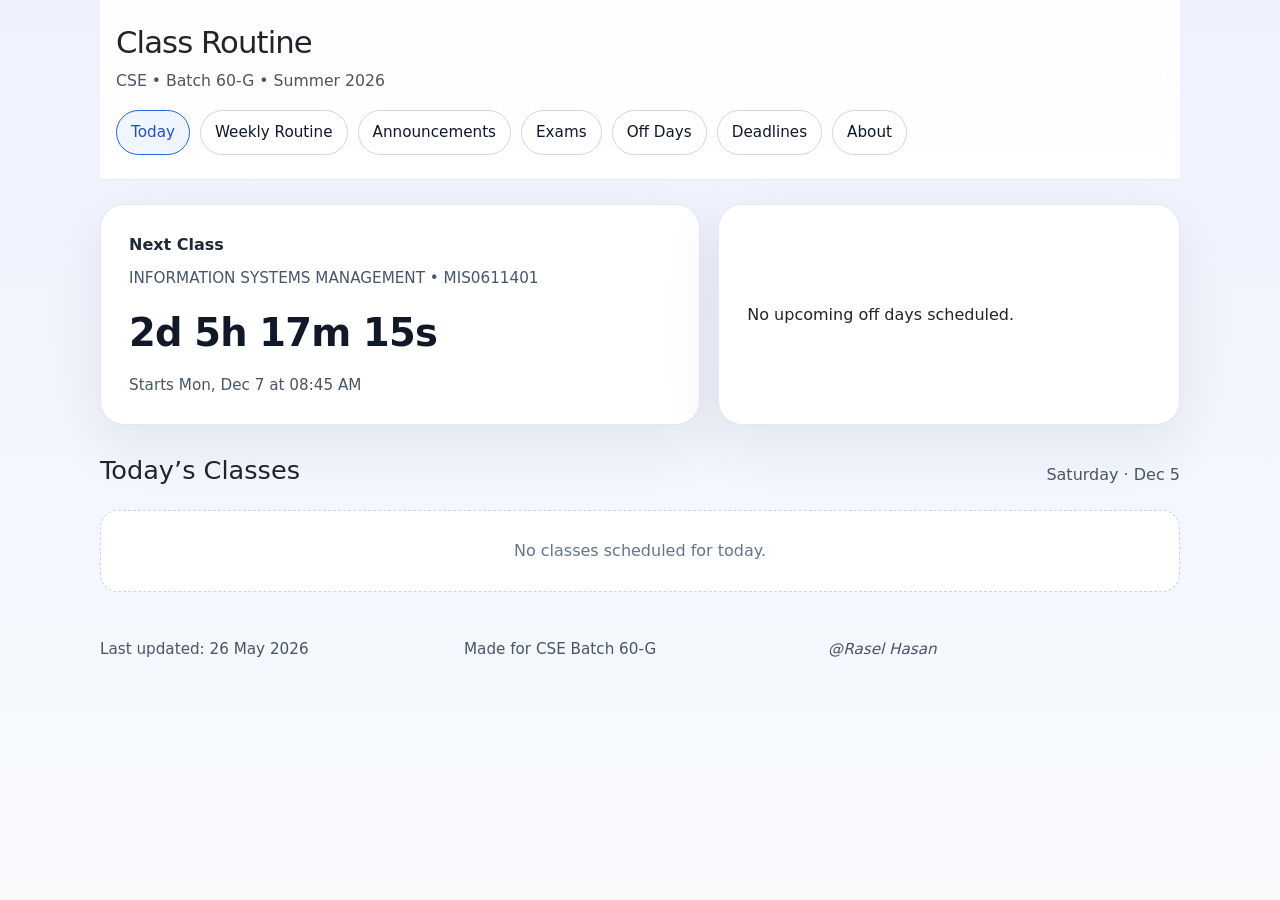
<file: index.html>
<!doctype html>
<html lang="en">

<head>
  <meta charset="UTF-8" />
  <meta name="viewport" content="width=device-width, initial-scale=1.0" />
  <link rel="stylesheet" href="style.css" />
  <link href="https://cdn.jsdelivr.net/npm/bootstrap@5.3.8/dist/css/bootstrap.min.css" rel="stylesheet" integrity="sha384-sRIl4kxILFvY47J16cr9ZwB07vP4J8+LH7qKQnuqkuIAvNWLzeN8tE5YBujZqJLB" crossorigin="anonymous" />
  <title>Maselion</title>
</head>
<body>
  <header class="site-header">
      <h1 class="site-title">Class Routine</h1>
      <p class="site-subtitle">CSE • Batch 60-G • Summer 2026</p>

      <nav class="top-nav" aria-label="Primary">
        <a href="index.html">Today</a>
        <a href="weekly.html">Weekly Routine</a>
        <a href="announcements.html">Announcements</a>
        <a href="exams.html">Exams</a>
        <a href="offdays.html">Off Days</a>
        <a href="deadlines.html">Deadlines</a>
        <a href="about.html">About</a>
      </nav>
    </header>


  <main class="page">
    <section class="hero">
      <div id="countdown" class="countdown-card">Calculating next class...</div>
      <div id="holiday-countdown" class="countdown-card"></div>
    </section>

    <section class="today">
      <div class="today-header">
        <h2>Today’s Classes</h2>
        <span class="today-date" id="todayDate"></span>
      </div>
      <div class="class-list"></div>
    </section>
  </main>

  <footer>
    <p>Last updated: 26 May 2026</p>
    <p>Made for CSE Batch 60-G</p>
    <p><i> @Rasel Hasan</i></p>
  </footer>

  <script src="https://cdn.jsdelivr.net/npm/bootstrap@5.3.8/dist/js/bootstrap.bundle.min.js" integrity="sha384-FKyoEForCGlyvwx9Hj09JcYn3nv7wiPVlz7YYwJrWVcXK/BmnVDxM+D2scQbITxI" crossorigin="anonymous"></script>
  <script type="module" src="script.js"></script>

  <!-- <script>
    if ("serviceWorker" in navigator) {
      window.addEventListener("load", () => {
        navigator.serviceWorker
          .register("./sw.js")
          .then((reg) => console.log("Service Worker registered!", reg))
          .catch((err) => console.log("Registration failed:", err));
      });
    }
  </script> -->
</body>

</html>
</file>
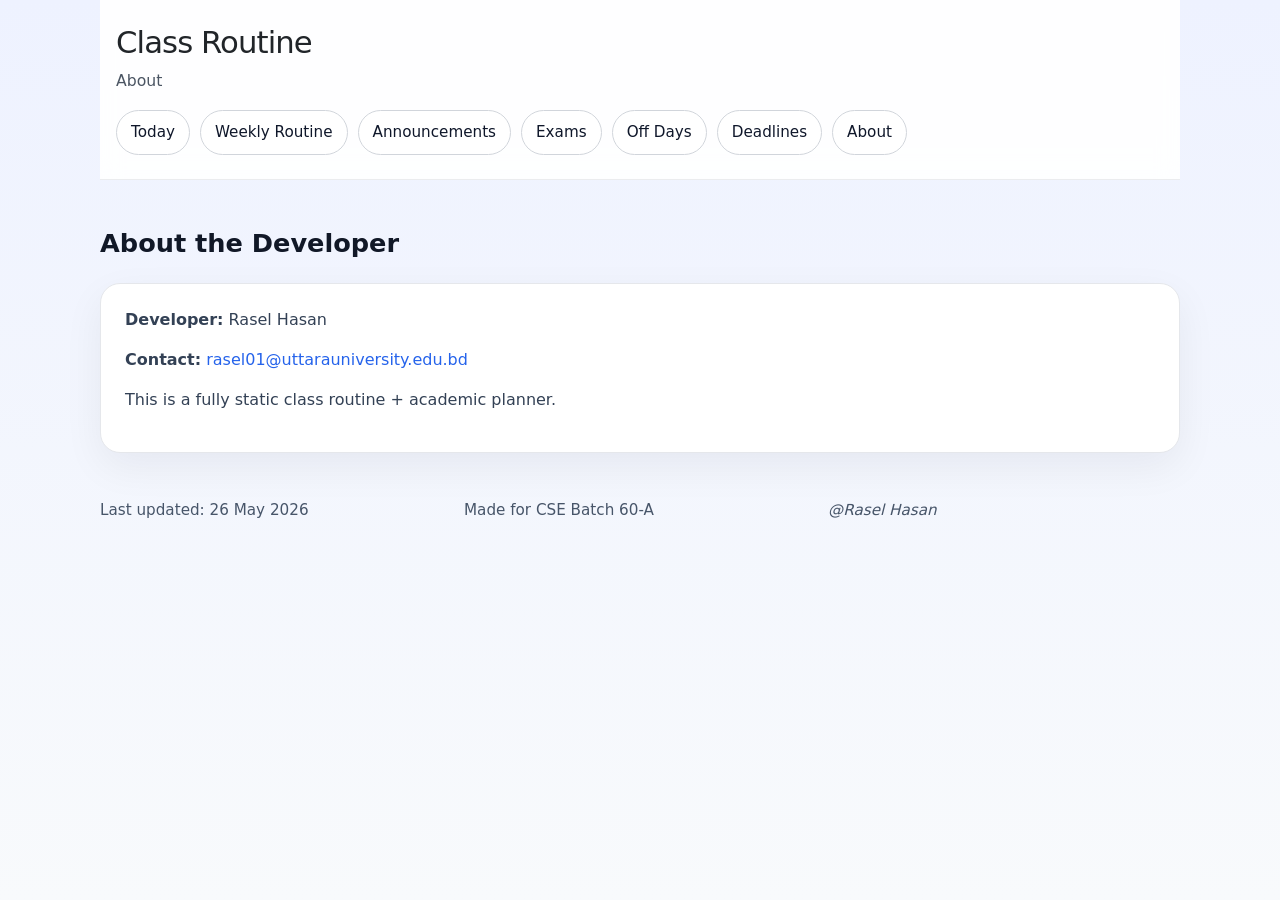
<file: about.html>
<!doctype html>
<html lang="en">
  <head>
    <meta charset="UTF-8" />
    <meta name="viewport" content="width=device-width, initial-scale=1.0" />
    <link rel="stylesheet" href="style.css" />
    <link
      href="https://cdn.jsdelivr.net/npm/bootstrap@5.3.8/dist/css/bootstrap.min.css"
      rel="stylesheet"
      integrity="sha384-sRIl4kxILFvY47J16cr9ZwB07vP4J8+LH7qKQnuqkuIAvNWLzeN8tE5YBujZqJLB"
      crossorigin="anonymous"
    />
    <title>About</title>
  </head>
  <body>
    <header class="site-header">
      <h1 class="site-title">Class Routine</h1>
      <p class="site-subtitle">About</p>

      <nav class="top-nav" aria-label="Primary">
        <a href="index.html">Today</a>
        <a href="weekly.html">Weekly Routine</a>
        <a href="announcements.html">Announcements</a>
        <a href="exams.html">Exams</a>
        <a href="offdays.html">Off Days</a>
        <a href="deadlines.html">Deadlines</a>
        <a href="about.html">About</a>
      </nav>
    </header>

    <main class="page">
      <section class="routine-section" id="about">
        <h2 class="section-title">About the Developer</h2>
        <div class="about">
          <p><strong>Developer:</strong> Rasel Hasan</p>
          <p>
            <strong>Contact:</strong> <a href="mailto:rasel01@uttarauniversity.edu.bd">rasel01@uttarauniversity.edu.bd</a>
          </p>
          <p class="muted">This is a fully static class routine + academic planner.</p>
        </div>
      </section>
    </main>

    <footer>
      <p>Last updated: 26 May 2026</p>
      <p>Made for CSE Batch 60-A</p>
      <p><i> @Rasel Hasan</i></p>
    </footer>

    <script
      src="https://cdn.jsdelivr.net/npm/bootstrap@5.3.8/dist/js/bootstrap.bundle.min.js"
      integrity="sha384-FKyoEForCGlyvwx9Hj09JcYn3nv7wiPVlz7YYwJrWVcXK/BmnVDxM+D2scQbITxI"
      crossorigin="anonymous"
    ></script>
  </body>
</html>
</file>
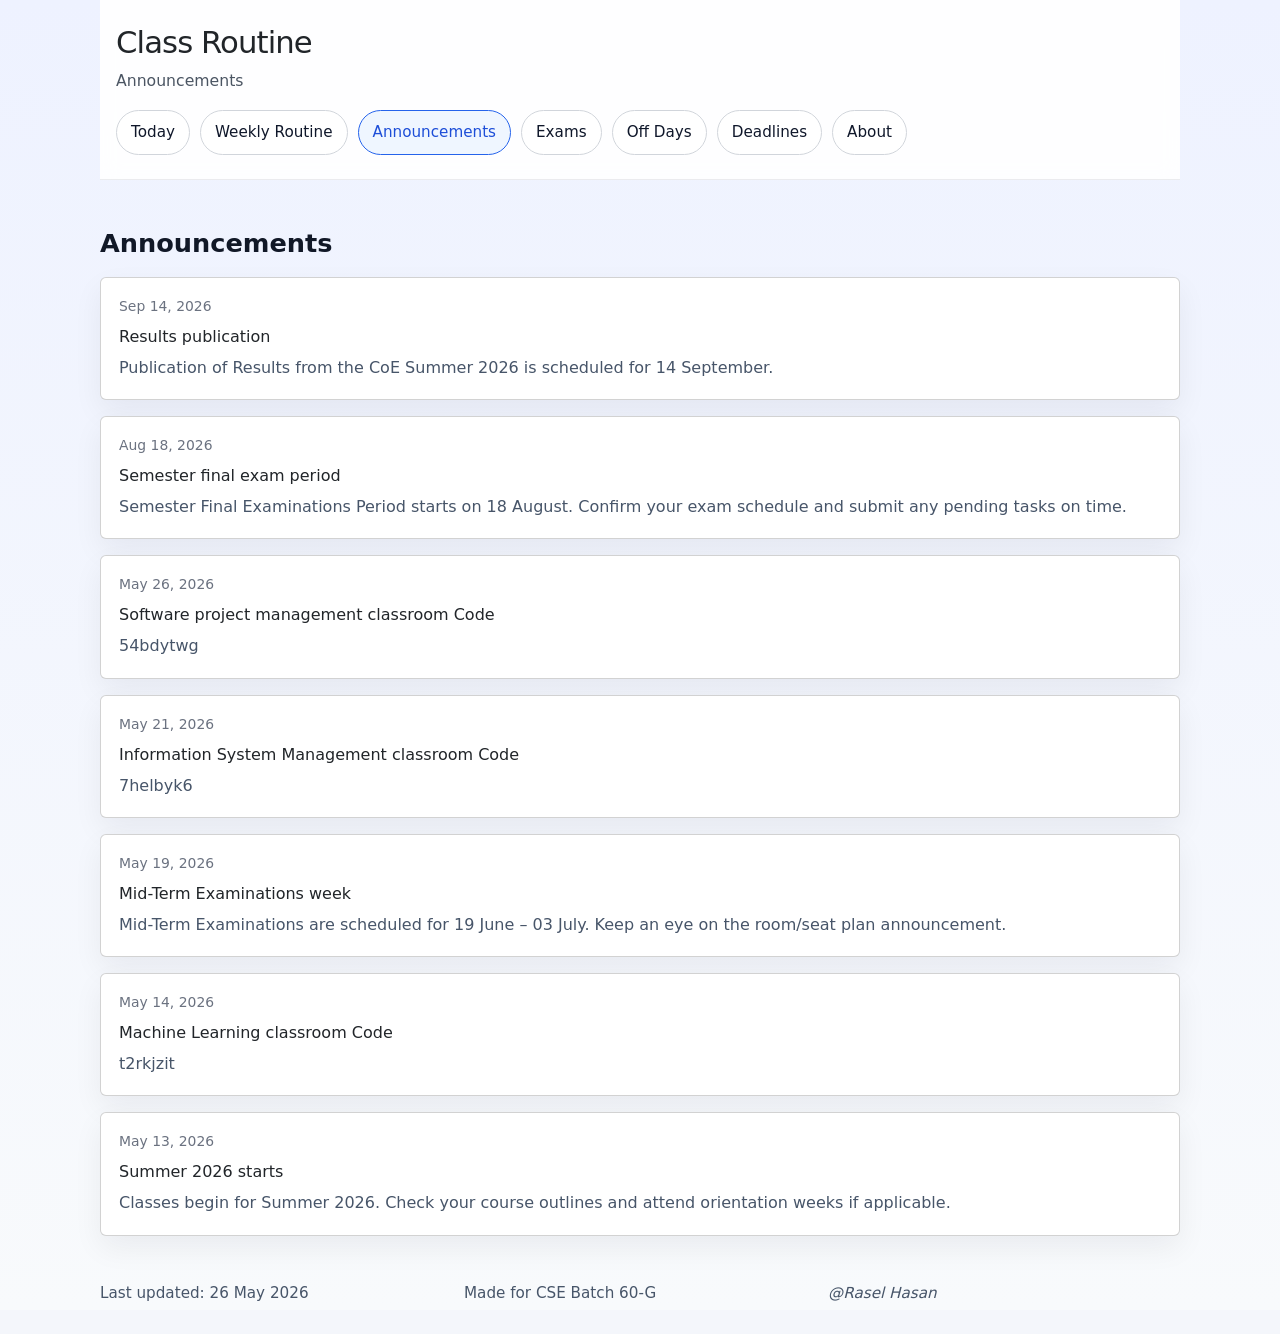
<file: announcements.html>
<!doctype html>
<html lang="en">
  <head>
    <meta charset="UTF-8" />
    <meta name="viewport" content="width=device-width, initial-scale=1.0" />
    <link rel="stylesheet" href="style.css" />
    <link
      href="https://cdn.jsdelivr.net/npm/bootstrap@5.3.8/dist/css/bootstrap.min.css"
      rel="stylesheet"
      integrity="sha384-sRIl4kxILFvY47J16cr9ZwB07vP4J8+LH7qKQnuqkuIAvNWLzeN8tE5YBujZqJLB"
      crossorigin="anonymous"
    />
    <title>Announcements</title>
  </head>
  <body>
    <header class="site-header">
      <h1 class="site-title">Class Routine</h1>
      <p class="site-subtitle">Announcements</p>

      <nav class="top-nav" aria-label="Primary">
        <a href="index.html">Today</a>
        <a href="weekly.html">Weekly Routine</a>
        <a href="announcements.html">Announcements</a>
        <a href="exams.html">Exams</a>
        <a href="offdays.html">Off Days</a>
        <a href="deadlines.html">Deadlines</a>
        <a href="about.html">About</a>
      </nav>
    </header>

    <main class="page">
      <section class="routine-section" id="announcements">
        <h2 class="section-title">Announcements</h2>
        <div id="announcementsList" class="cards"></div>
      </section>
    </main>

    <footer>
      <p>Last updated: 26 May 2026</p>
      <p>Made for CSE Batch 60-G</p>
      <p><i> @Rasel Hasan</i></p>
    </footer>

    <script
      src="https://cdn.jsdelivr.net/npm/bootstrap@5.3.8/dist/js/bootstrap.bundle.min.js"
      integrity="sha384-FKyoEForCGlyvwx9Hj09JcYn3nv7wiPVlz7YYwJrWVcXK/BmnVDxM+D2scQbITxI"
      crossorigin="anonymous"
    ></script>
    <script type="module" src="script.js"></script>

    <!-- <script>
      if ("serviceWorker" in navigator) {
        window.addEventListener("load", () => {
          navigator.serviceWorker
            .register("./sw.js")
            .then((reg) => console.log("Service Worker registered!", reg))
            .catch((err) => console.log("Registration failed:", err));
        });
      }
    </script> -->
  </body>
</html>
</file>
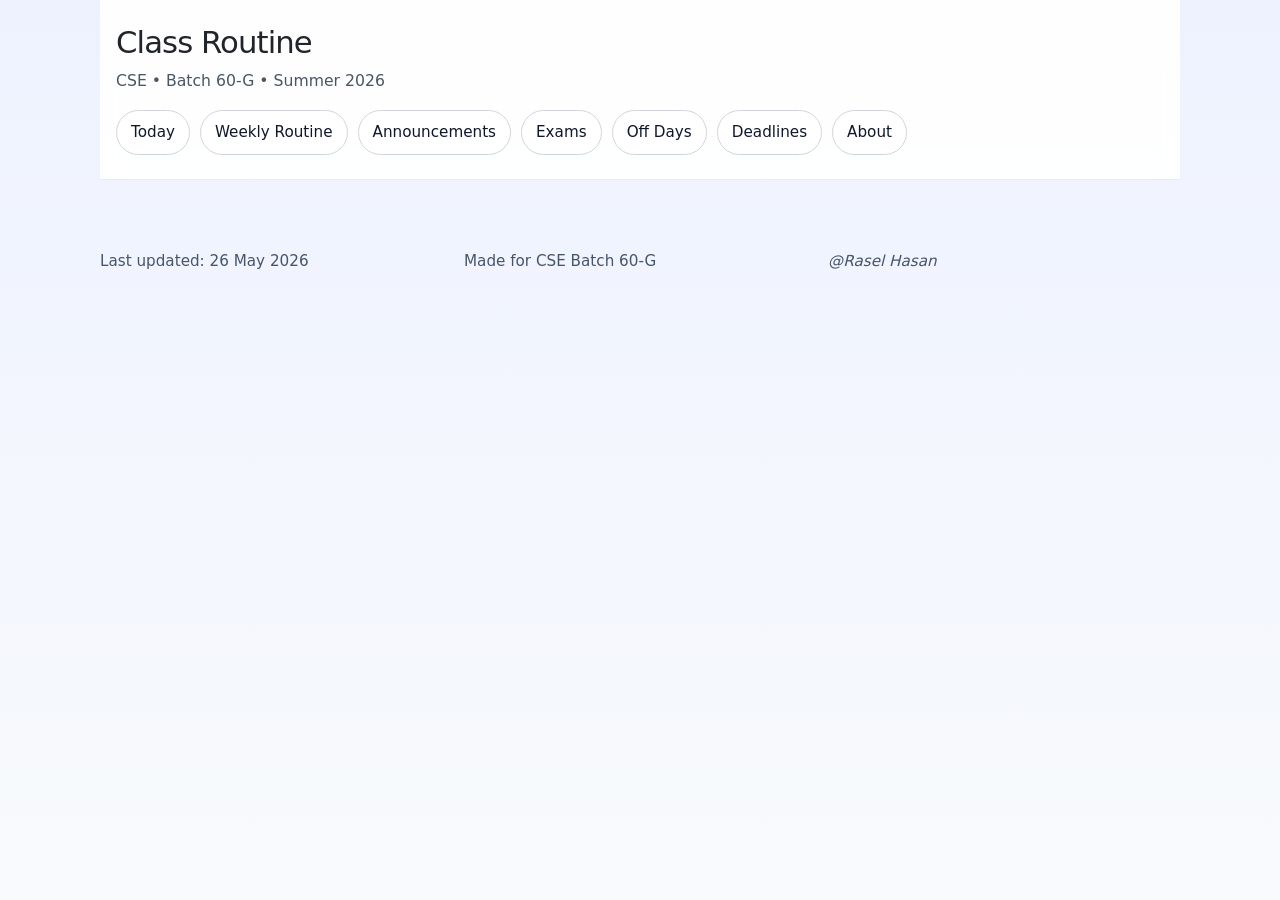
<file: common.html>
<!doctype html>
<html lang="en">
  <head>
    <meta charset="UTF-8" />
    <meta name="viewport" content="width=device-width, initial-scale=1.0" />
    <link rel="stylesheet" href="style.css" />
    <link
      href="https://cdn.jsdelivr.net/npm/bootstrap@5.3.8/dist/css/bootstrap.min.css"
      rel="stylesheet"
      integrity="sha384-sRIl4kxILFvY47J16cr9ZwB07vP4J8+LH7qKQnuqkuIAvNWLzeN8tE5YBujZqJLB"
      crossorigin="anonymous"
    />
    <title>Maselion</title>
  </head>
  <body>
    <header class="site-header">
      <h1 class="site-title">Class Routine</h1>
      <p class="site-subtitle">CSE • Batch 60-G • Summer 2026</p>

      <!-- Navigation (static) -->
      <nav class="top-nav" aria-label="Primary">
        <a href="index.html">Today</a>
        <a href="weekly.html">Weekly Routine</a>
        <a href="announcements.html">Announcements</a>
        <a href="exams.html">Exams</a>
        <a href="offdays.html">Off Days</a>
        <a href="deadlines.html">Deadlines</a>
        <a href="about.html">About</a>
      </nav>
    </header>

    <main class="page">
      <!-- Page content goes here -->
    </main>

    <footer>
      <p>Last updated: 26 May 2026</p>
      <p>Made for CSE Batch 60-G</p>
      <p><i> @Rasel Hasan</i></p>
    </footer>

    <script
      src="https://cdn.jsdelivr.net/npm/bootstrap@5.3.8/dist/js/bootstrap.bundle.min.js"
      integrity="sha384-FKyoEForCGlyvwx9Hj09JcYn3nv7wiPVlz7YYwJrWVcXK/BmnVDxM+D2scQbITxI"
      crossorigin="anonymous"
    ></script>

    <script type="module" src="script.js"></script>

    <!-- <script>

      if ("serviceWorker" in navigator) {
        window.addEventListener("load", () => {
          navigator.serviceWorker
            .register("./sw.js")
            .then((reg) => console.log("Service Worker registered!", reg))
            .catch((err) => console.log("Registration failed:", err));
        });
      }
    </script> -->
  </body>
</html>
</file>
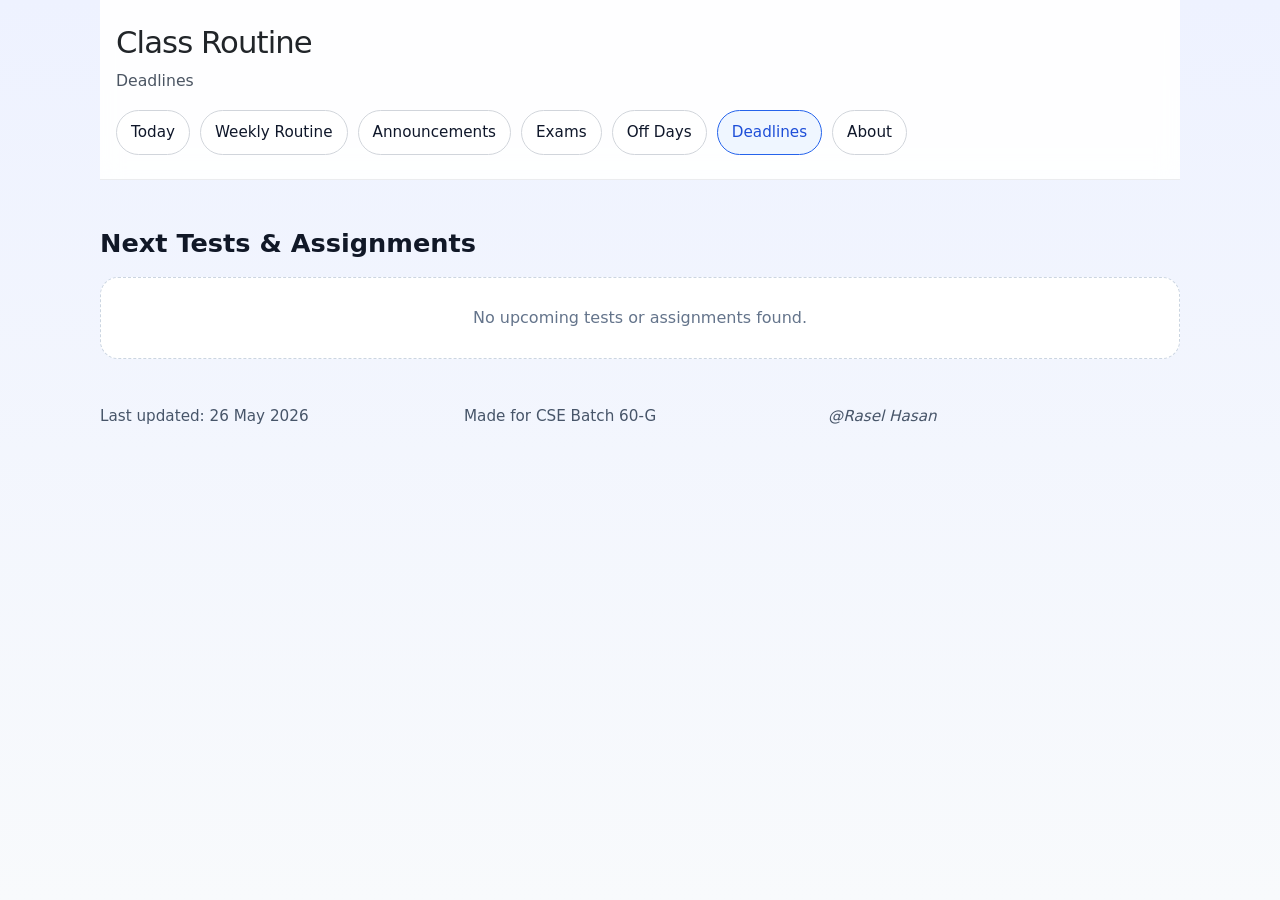
<file: deadlines.html>
<!doctype html>
<html lang="en">
  <head>
    <meta charset="UTF-8" />
    <meta name="viewport" content="width=device-width, initial-scale=1.0" />
    <link rel="stylesheet" href="style.css" />
    <link
      href="https://cdn.jsdelivr.net/npm/bootstrap@5.3.8/dist/css/bootstrap.min.css"
      rel="stylesheet"
      integrity="sha384-sRIl4kxILFvY47J16cr9ZwB07vP4J8+LH7qKQnuqkuIAvNWLzeN8tE5YBujZqJLB"
      crossorigin="anonymous"
    />
    <title>Deadlines</title>
  </head>
  <body>
    <header class="site-header">
      <h1 class="site-title">Class Routine</h1>
      <p class="site-subtitle">Deadlines</p>

      <nav class="top-nav" aria-label="Primary">
        <a href="index.html">Today</a>
        <a href="weekly.html">Weekly Routine</a>
        <a href="announcements.html">Announcements</a>
        <a href="exams.html">Exams</a>
        <a href="offdays.html">Off Days</a>
        <a href="deadlines.html">Deadlines</a>
        <a href="about.html">About</a>
      </nav>
    </header>

    <main class="page">
      <section class="routine-section" id="deadlines">
        <h2 class="section-title">Next Tests & Assignments</h2>
        <div id="deadlinesNext" class="cards"></div>
      </section>
    </main>

    <footer>
      <p>Last updated: 26 May 2026</p>
      <p>Made for CSE Batch 60-G</p>
      <p><i> @Rasel Hasan</i></p>
    </footer>

    <script
      src="https://cdn.jsdelivr.net/npm/bootstrap@5.3.8/dist/js/bootstrap.bundle.min.js"
      integrity="sha384-FKyoEForCGlyvwx9Hj09JcYn3nv7wiPVlz7YYwJrWVcXK/BmnVDxM+D2scQbITxI"
      crossorigin="anonymous"
    ></script>
    <script type="module" src="script.js"></script>

    <!-- <script>
      if ("serviceWorker" in navigator) {
        window.addEventListener("load", () => {
          navigator.serviceWorker
            .register("./sw.js")
            .then((reg) => console.log("Service Worker registered!", reg))
            .catch((err) => console.log("Registration failed:", err));
        });
      }
    </script> -->
  </body>
</html>
</file>
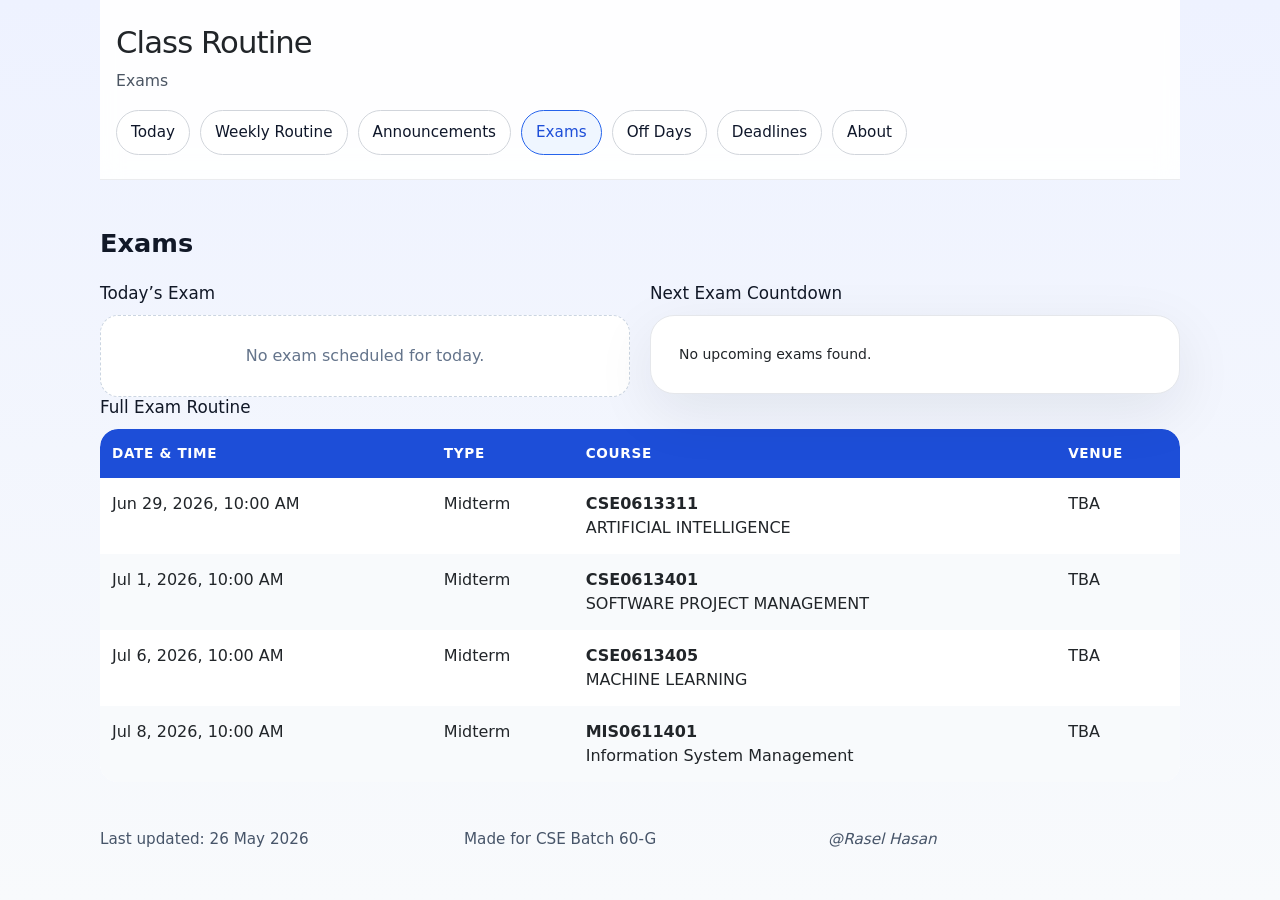
<file: exams.html>
<!doctype html>
<html lang="en">
  <head>
    <meta charset="UTF-8" />
    <meta name="viewport" content="width=device-width, initial-scale=1.0" />
    <link rel="stylesheet" href="style.css" />
    <link
      href="https://cdn.jsdelivr.net/npm/bootstrap@5.3.8/dist/css/bootstrap.min.css"
      rel="stylesheet"
      integrity="sha384-sRIl4kxILFvY47J16cr9ZwB07vP4J8+LH7qKQnuqkuIAvNWLzeN8tE5YBujZqJLB"
      crossorigin="anonymous"
    />
    <title>Exams</title>
  </head>
  <body>
    <header class="site-header">
      <h1 class="site-title">Class Routine</h1>
      <p class="site-subtitle">Exams</p>

      <nav class="top-nav" aria-label="Primary">
        <a href="index.html">Today</a>
        <a href="weekly.html">Weekly Routine</a>
        <a href="announcements.html">Announcements</a>
        <a href="exams.html">Exams</a>
        <a href="offdays.html">Off Days</a>
        <a href="deadlines.html">Deadlines</a>
        <a href="about.html">About</a>
      </nav>
    </header>

    <main class="page">
      <section class="routine-section" id="exams">
        <h2 class="section-title">Exams</h2>

        <div class="grid-2">
          <div>
            <h3 class="subsection-title">Today’s Exam</h3>
            <div id="examsToday" class="cards"></div>
          </div>
          <div>
            <h3 class="subsection-title">Next Exam Countdown</h3>
            <div id="nextExamCountdown" class="countdown-card small"></div>
          </div>
        </div>

        <h3 class="subsection-title">Full Exam Routine</h3>
        <div id="fullExamRoutine" class="table-wrap"></div>
      </section>
    </main>

    <footer>
      <p>Last updated: 26 May 2026</p>
      <p>Made for CSE Batch 60-G</p>
      <p><i> @Rasel Hasan</i></p>
    </footer>

    <script
      src="https://cdn.jsdelivr.net/npm/bootstrap@5.3.8/dist/js/bootstrap.bundle.min.js"
      integrity="sha384-FKyoEForCGlyvwx9Hj09JcYn3nv7wiPVlz7YYwJrWVcXK/BmnVDxM+D2scQbITxI"
      crossorigin="anonymous"
    ></script>
    <script type="module" src="script.js"></script>

    <!-- <script>
      if ("serviceWorker" in navigator) {
        window.addEventListener("load", () => {
          navigator.serviceWorker
            .register("./sw.js")
            .then((reg) => console.log("Service Worker registered!", reg))
            .catch((err) => console.log("Registration failed:", err));
        });
      }
    </script> -->
  </body>
</html>
</file>
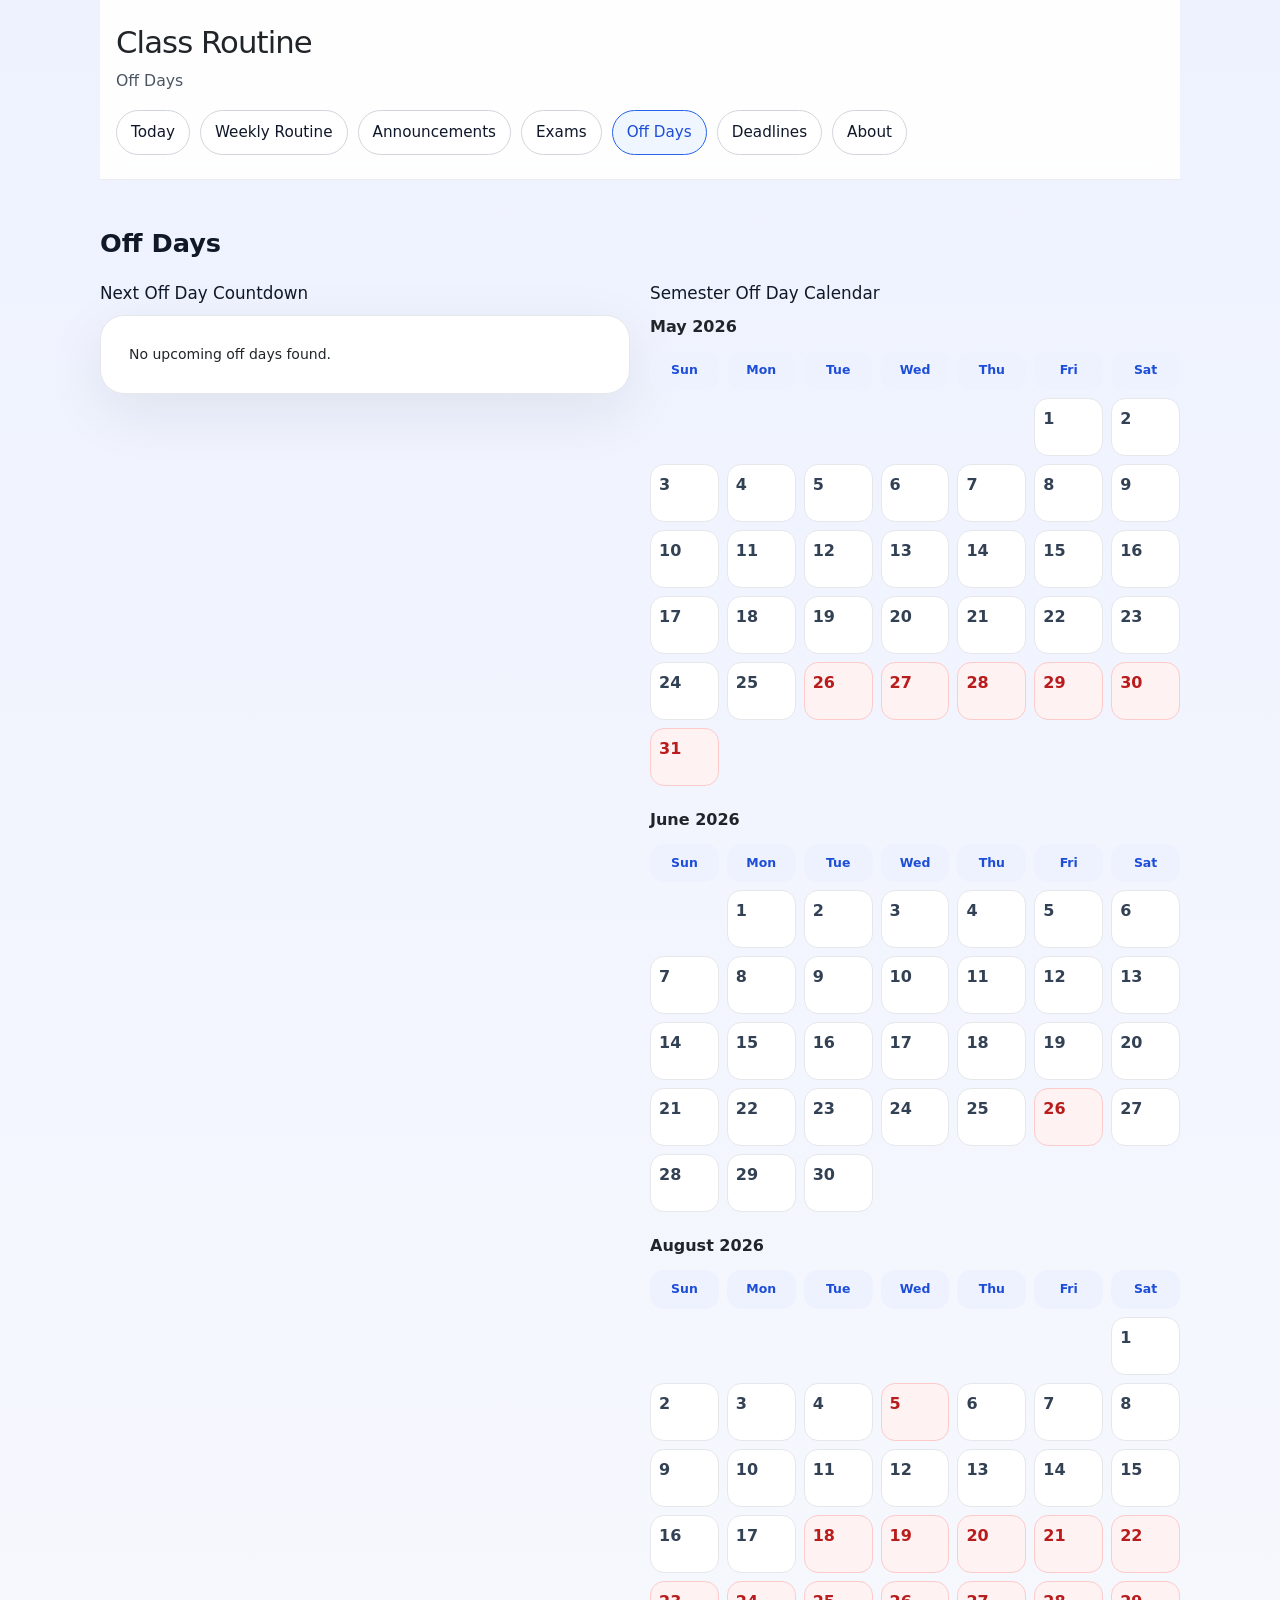
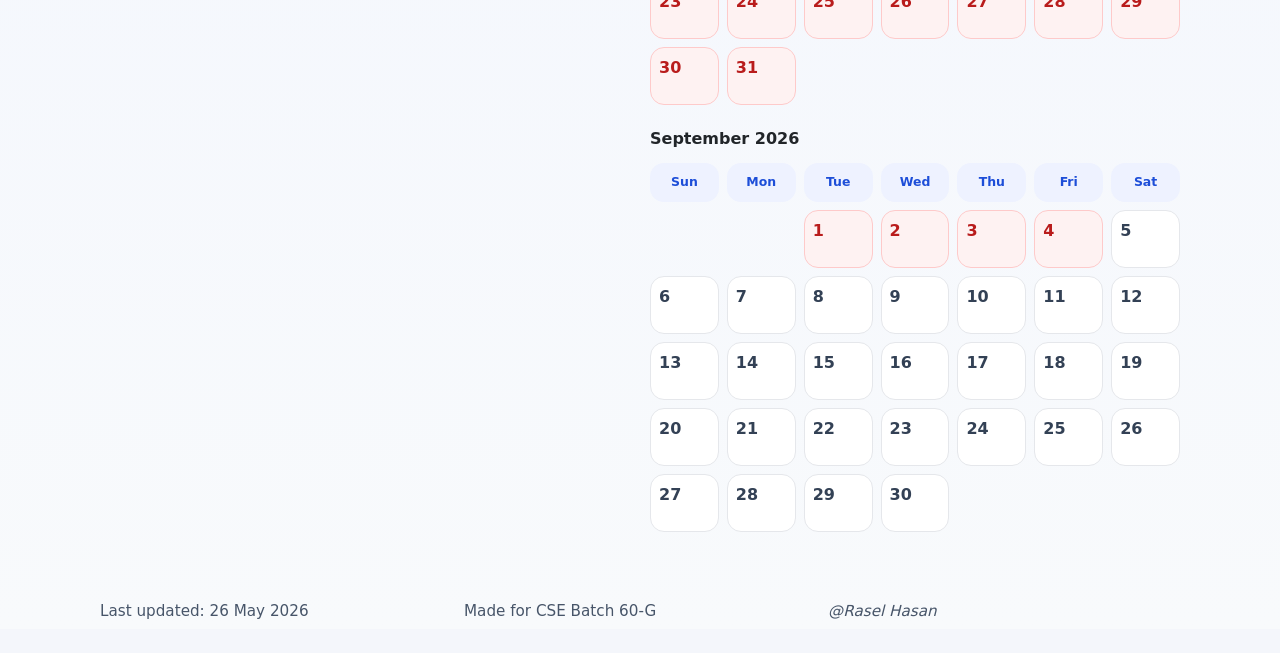
<file: offdays.html>
<!doctype html>
<html lang="en">
  <head>
    <meta charset="UTF-8" />
    <meta name="viewport" content="width=device-width, initial-scale=1.0" />
    <link rel="stylesheet" href="style.css" />
    <link
      href="https://cdn.jsdelivr.net/npm/bootstrap@5.3.8/dist/css/bootstrap.min.css"
      rel="stylesheet"
      integrity="sha384-sRIl4kxILFvY47J16cr9ZwB07vP4J8+LH7qKQnuqkuIAvNWLzeN8tE5YBujZqJLB"
      crossorigin="anonymous"
    />
    <title>Off Days</title>
  </head>
  <body>
    <header class="site-header">
      <h1 class="site-title">Class Routine</h1>
      <p class="site-subtitle">Off Days</p>

      <nav class="top-nav" aria-label="Primary">
        <a href="index.html">Today</a>
        <a href="weekly.html">Weekly Routine</a>
        <a href="announcements.html">Announcements</a>
        <a href="exams.html">Exams</a>
        <a href="offdays.html">Off Days</a>
        <a href="deadlines.html">Deadlines</a>
        <a href="about.html">About</a>
      </nav>
    </header>

    <main class="page">
      <section class="routine-section" id="offdays">
        <h2 class="section-title">Off Days</h2>

        <div class="grid-2">
          <div>
            <h3 class="subsection-title">Next Off Day Countdown</h3>
            <div id="nextOffDayCountdown" class="countdown-card small"></div>
          </div>
          <div>
            <h3 class="subsection-title">Semester Off Day Calendar</h3>
            <div id="offDayCalendar" class="calendar"></div>
          </div>
        </div>
      </section>
    </main>

    <footer>
      <p>Last updated: 26 May 2026</p>
      <p>Made for CSE Batch 60-G</p>
      <p><i> @Rasel Hasan</i></p>
    </footer>

    <script
      src="https://cdn.jsdelivr.net/npm/bootstrap@5.3.8/dist/js/bootstrap.bundle.min.js"
      integrity="sha384-FKyoEForCGlyvwx9Hj09JcYn3nv7wiPVlz7YYwJrWVcXK/BmnVDxM+D2scQbITxI"
      crossorigin="anonymous"
    ></script>
    <script type="module" src="script.js"></script>

    <!-- <script>
      if ("serviceWorker" in navigator) {
        window.addEventListener("load", () => {
          navigator.serviceWorker
            .register("./sw.js")
            .then((reg) => console.log("Service Worker registered!", reg))
            .catch((err) => console.log("Registration failed:", err));
        });
      }
    </script> -->
  </body>
</html>
</file>
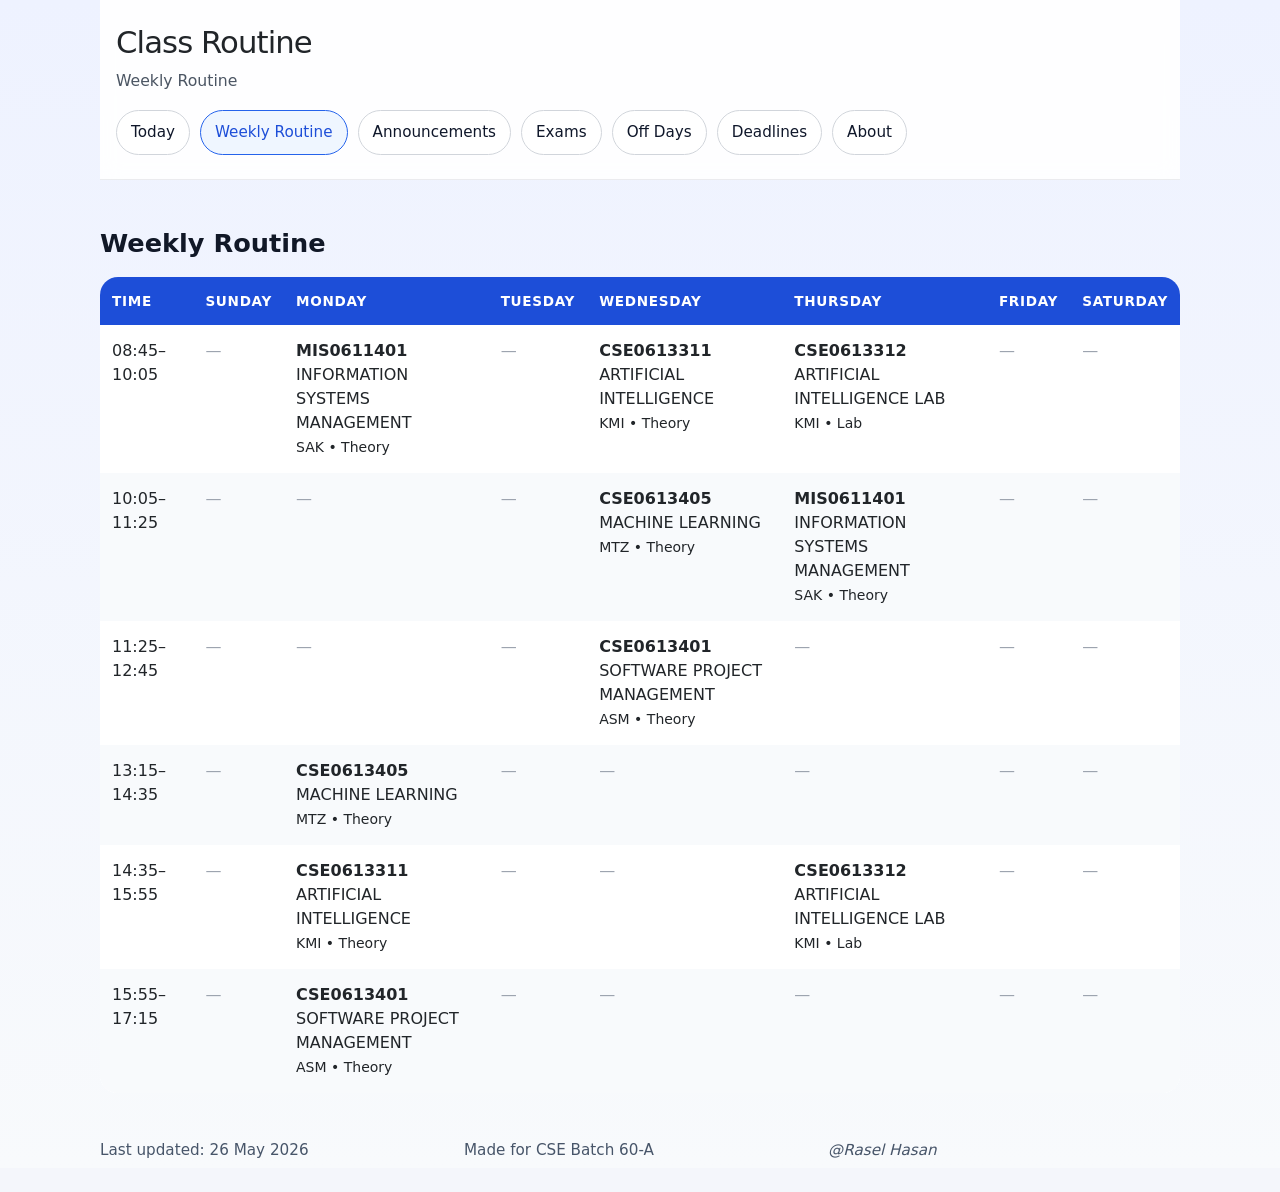
<file: weekly.html>
<!doctype html>
<html lang="en">
  <head>
    <meta charset="UTF-8" />
    <meta name="viewport" content="width=device-width, initial-scale=1.0" />
    <link rel="stylesheet" href="style.css" />
    <link
      href="https://cdn.jsdelivr.net/npm/bootstrap@5.3.8/dist/css/bootstrap.min.css"
      rel="stylesheet"
      integrity="sha384-sRIl4kxILFvY47J16cr9ZwB07vP4J8+LH7qKQnuqkuIAvNWLzeN8tE5YBujZqJLB"
      crossorigin="anonymous"
    />
    <title>Weekly Routine</title>
  </head>
  <body>
    <header class="site-header">
      <h1 class="site-title">Class Routine</h1>
      <p class="site-subtitle">Weekly Routine</p>

      <nav class="top-nav" aria-label="Primary">
        <a href="index.html">Today</a>
        <a href="weekly.html">Weekly Routine</a>
        <a href="announcements.html">Announcements</a>
        <a href="exams.html">Exams</a>
        <a href="offdays.html">Off Days</a>
        <a href="deadlines.html">Deadlines</a>
        <a href="about.html">About</a>
      </nav>
    </header>

    <main class="page">
      <section class="routine-section" id="weekly">
        <h2 class="section-title">Weekly Routine</h2>
        <div id="table-container"></div>
      </section>
    </main>

    <footer>
      <p>Last updated: 26 May 2026</p>
      <p>Made for CSE Batch 60-A</p>
      <p><i> @Rasel Hasan</i></p>
    </footer>

    <script
      src="https://cdn.jsdelivr.net/npm/bootstrap@5.3.8/dist/js/bootstrap.bundle.min.js"
      integrity="sha384-FKyoEForCGlyvwx9Hj09JcYn3nv7wiPVlz7YYwJrWVcXK/BmnVDxM+D2scQbITxI"
      crossorigin="anonymous"
    ></script>
    <script type="module" src="script.js"></script>

    <!-- <script>
      if ("serviceWorker" in navigator) {
        window.addEventListener("load", () => {
          navigator.serviceWorker
            .register("./sw.js")
            .then((reg) => console.log("Service Worker registered!", reg))
            .catch((err) => console.log("Registration failed:", err));
        });
      }
    </script> -->
  </body>
</html>
</file>
<file: style.css>
﻿/* Reset */
* {
  margin: 0;
  padding: 0;
  box-sizing: border-box;
}

/* Base */
:root {
  color-scheme: light;
  font-family: Inter, system-ui, -apple-system, BlinkMacSystemFont, "Segoe UI", sans-serif;
  background-color: #f4f6fb;
  color: #111827;
}

html {
  scroll-behavior: smooth;
}

body {
  min-height: 100vh;
  padding: 0;
  margin: 0;
  background: linear-gradient(180deg, #eef2ff 0%, #f8fafc 100%);
}

.page {
  width: min(1080px, calc(100% - 32px));
  margin: 0 auto 40px;
  padding: 24px 0 0;
}

.site-header {
  padding: 24px 16px;
  margin: 0 auto;
  max-width: 1080px;
  background: rgba(255, 255, 255, 0.92);
  border-bottom: 1px solid rgba(15, 23, 42, 0.08);
  backdrop-filter: blur(10px);
}

.site-title {
  font-size: clamp(1.7rem, 2.4vw, 2.5rem);
  letter-spacing: -0.03em;
}

.site-subtitle {
  display: block;
  margin-top: 8px;
  color: #4b5563;
  font-size: 0.98rem;
}

.top-nav {
  display: flex;
  flex-wrap: wrap;
  gap: 10px;
  margin-top: 18px;
}

.top-nav a {
  color: #0f172a;
  text-decoration: none;
  border: 1px solid #d1d5db;
  border-radius: 999px;
  padding: 10px 14px;
  background: #ffffff;
  transition: all 150ms ease-in-out;
  font-size: 0.95rem;
}

.top-nav a:hover,
.top-nav a.active {
  border-color: #2563eb;
  background: #eff6ff;
  color: #1d4ed8;
}

.hero {
  display: grid;
  grid-template-columns: 1.3fr 1fr;
  gap: 18px;
  margin-bottom: 28px;
}

.countdown-card {
  background: #ffffff;
  border-radius: 24px;
  border: 1px solid #e5e7eb;
  box-shadow: 0 18px 60px rgba(15, 23, 42, 0.08);
  padding: 28px;
  min-height: 180px;
  display: grid;
  align-content: center;
}

.countdown-card.small {
  min-height: auto;
}

.countdown-title {
  font-size: 1rem;
  font-weight: 700;
  margin-bottom: 10px;
  color: #1f2937;
}

.countdown-meta {
  font-size: 0.95rem;
  color: #475569;
  margin-bottom: 14px;
}

.countdown-value {
  font-size: clamp(1.8rem, 3vw, 2.4rem);
  font-weight: 900;
  letter-spacing: -0.02em;
  color: #111827;
}

.countdown-note {
  margin-top: 12px;
  color: #475569;
  font-size: 0.95rem;
}

.holiday-card {
  background: #fffbeb;
  border-left: 6px solid #f59e0b;
}

.routine-section,
.today,
.grid-2,
.about {
  margin-top: 24px;
}

.section-title,
.subsection-title {
  color: #111827;
}

.section-title {
  font-size: clamp(1.35rem, 2vw, 1.9rem);
  font-weight: 800;
  margin-bottom: 18px;
}

.subsection-title {
  font-size: 1.05rem;
  margin-bottom: 12px;
}

.grid-2 {
  display: grid;
  grid-template-columns: minmax(0, 1fr) minmax(0, 1fr);
  gap: 20px;
}

@media (max-width: 900px) {
  .grid-2,
  .hero {
    grid-template-columns: 1fr;
  }
}

.cards {
  display: grid;
  gap: 16px;
}

.card {
  background: white;
  border-radius: 18px;
  border: 1px solid #e5e7eb;
  box-shadow: 0 12px 30px rgba(15, 23, 42, 0.06);
  padding: 18px;
}

.card h3 {
  margin: 0 0 8px;
  font-size: 1rem;
}

.card p {
  margin: 0;
  color: #475569;
  line-height: 1.7;
}

.card .meta {
  font-size: 0.87rem;
  color: #6b7280;
  margin-bottom: 10px;
}

.table-wrap {
  overflow-x: auto;
  border-radius: 18px;
}

table {
  width: 100%;
  border-collapse: collapse;
  min-width: 720px;
  background-color: white;
}

th,
td {
  padding: 14px 12px;
  border: 1px solid #e5e7eb;
  text-align: left;
  vertical-align: top;
}

th {
  background: #1d4ed8;
  color: white;
  text-transform: uppercase;
  font-size: 0.85rem;
  letter-spacing: 0.05em;
}

tr:nth-child(even) {
  background: #f8fafc;
}

.empty-cell {
  color: #9ca3af;
}

.calendar {
  width: 100%;
}

.calendar-month {
  margin-bottom: 22px;
}

.calendar-month-title {
  font-weight: 700;
  margin-bottom: 12px;
}

.calendar-grid {
  display: grid;
  grid-template-columns: repeat(7, minmax(0, 1fr));
  gap: 8px;
}

.calendar-grid .cal-header,
.calendar-grid .cal-cell {
  border-radius: 14px;
}

.cal-header {
  background: #eef2ff;
  color: #1d4ed8;
  font-size: 0.78rem;
  font-weight: 700;
  text-align: center;
  padding: 10px 6px;
}

.cal-cell {
  min-height: 58px;
  background: #ffffff;
  border: 1px solid #e5e7eb;
  display: flex;
  align-items: flex-start;
  justify-content: flex-start;
  padding: 8px;
  color: #334155;
}

.cal-cell.off {
  background: #fef2f2;
  border-color: #fecaca;
  color: #b91c1c;
}

.cal-cell.empty {
  background: transparent;
  border-color: transparent;
}

.cal-day-number {
  font-weight: 700;
}

.about {
  background: white;
  padding: 24px;
  border-radius: 20px;
  border: 1px solid #e5e7eb;
  box-shadow: 0 14px 40px rgba(15, 23, 42, 0.06);
}

.about p,
.about a {
  font-size: 1rem;
  color: #334155;
}

.about a {
  color: #2563eb;
  text-decoration: none;
}

.muted {
  color: #6b7280;
}

.today {
  margin-top: 30px;
}

.today-header {
  display: flex;
  justify-content: space-between;
  gap: 20px;
  align-items: center;
  flex-wrap: wrap;
  margin-bottom: 16px;
}

.today-header h2 {
  font-size: 1.6rem;
}

.today-date {
  color: #475569;
}

.class-list {
  display: grid;
  gap: 16px;
}

.class-card {
  display: grid;
  grid-template-columns: 110px minmax(0, 1fr);
  gap: 16px;
  background: white;
  border-radius: 20px;
  border: 1px solid #e5e7eb;
  padding: 20px;
  box-shadow: 0 10px 30px rgba(15, 23, 42, 0.08);
}

.class-card.current {
  border-color: #10b981;
  background: #ecfdf5;
}

.class-card .time {
  font-size: 0.95rem;
  font-weight: 700;
  color: #111827;
}

.class-card .details h3 {
  font-size: 1rem;
  margin-bottom: 6px;
}

.class-card .details p {
  color: #475569;
}

.holiday-card {
  border-radius: 20px;
  padding: 24px;
}

.empty-state {
  padding: 28px;
  text-align: center;
  background: white;
  border: 1px dashed #cbd5e1;
  border-radius: 18px;
  color: #64748b;
}

footer {
  width: min(1080px, calc(100% - 32px));
  margin: 0 auto 24px;
  color: #475569;
  font-size: 0.95rem;
  display: grid;
  grid-template-columns: repeat(3, minmax(0, 1fr));
  gap: 12px;
  padding: 6px 0;
}

footer p {
  margin: 0;
}

@media (max-width: 760px) {
  footer {
    grid-template-columns: 1fr;
  }
}

@media (max-width: 700px) {
  body {
    padding: 12px;
  }

  .site-header {
    padding: 18px 12px;
  }

  .top-nav a {
    font-size: 0.9rem;
    padding: 9px 12px;
  }

  .countdown-card {
    padding: 20px;
  }

  .class-card {
    grid-template-columns: 1fr;
  }
}
</file>
